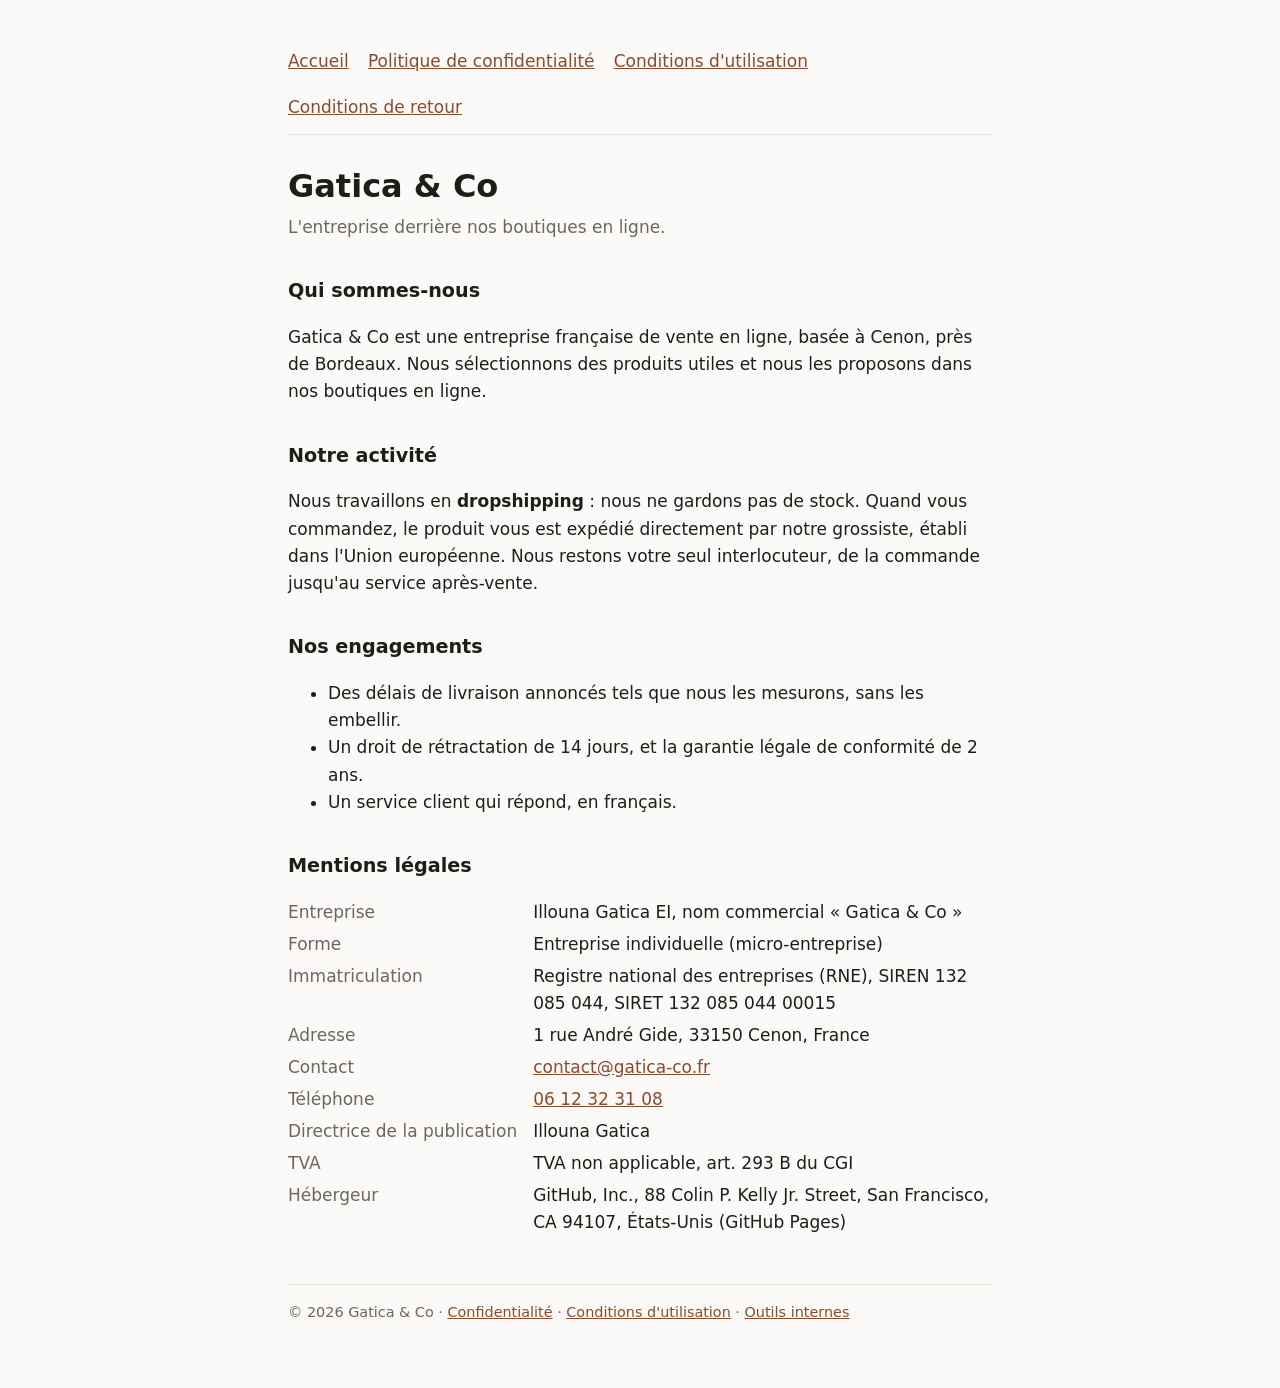
<file: index.html>
<!doctype html>
<html lang="fr">
<head>
<meta charset="utf-8">
<meta name="viewport" content="width=device-width, initial-scale=1">
<title>Gatica &amp; Co</title>
<meta name="description" content="Gatica &amp; Co, l'entreprise derrière nos boutiques en ligne.">
<link rel="stylesheet" href="style.css">
</head>
<body>
<main>
<nav><a href="index.html">Accueil</a><a href="confidentialite.html">Politique de confidentialité</a><a href="conditions.html">Conditions d'utilisation</a><a href="retours.html">Conditions de retour</a></nav>

<h1>Gatica &amp; Co</h1>
<p class="sous-titre">L'entreprise derrière nos boutiques en ligne.</p>

<h2>Qui sommes-nous</h2>
<p>Gatica &amp; Co est une entreprise française de vente en ligne, basée à Cenon, près de Bordeaux. Nous sélectionnons des produits utiles et nous les proposons dans nos boutiques en ligne.</p>

<h2>Notre activité</h2>
<p>Nous travaillons en <strong>dropshipping</strong> : nous ne gardons pas de stock. Quand vous commandez, le produit vous est expédié directement par notre grossiste, établi dans l'Union européenne. Nous restons votre seul interlocuteur, de la commande jusqu'au service après-vente.</p>

<h2>Nos engagements</h2>
<ul>
  <li>Des délais de livraison annoncés tels que nous les mesurons, sans les embellir.</li>
  <li>Un droit de rétractation de 14 jours, et la garantie légale de conformité de 2 ans.</li>
  <li>Un service client qui répond, en français.</li>
</ul>

<h2>Mentions légales</h2>
<dl>
  <dt>Entreprise</dt><dd>Illouna Gatica EI, nom commercial « Gatica &amp; Co »</dd>
  <dt>Forme</dt><dd>Entreprise individuelle (micro-entreprise)</dd>
  <dt>Immatriculation</dt><dd>Registre national des entreprises (RNE), SIREN 132 085 044, SIRET 132 085 044 00015</dd>
  <dt>Adresse</dt><dd>1 rue André Gide, 33150 Cenon, France</dd>
  <dt>Contact</dt><dd><a href="mailto:contact@gatica-co.fr">contact@gatica-co.fr</a></dd>
  <dt>Téléphone</dt><dd><a href="tel:+33612323108">06 12 32 31 08</a></dd>
  <dt>Directrice de la publication</dt><dd>Illouna Gatica</dd>
  <dt>TVA</dt><dd>TVA non applicable, art. 293 B du CGI</dd>
  <dt>Hébergeur</dt><dd>GitHub, Inc., 88 Colin P. Kelly Jr. Street, San Francisco, CA 94107, États-Unis (GitHub Pages)</dd>
</dl>

<footer>© 2026 Gatica &amp; Co · <a href="confidentialite.html">Confidentialité</a> · <a href="conditions.html">Conditions d'utilisation</a> · <a href="outils.html">Outils internes</a></footer>
</main>
</body>
</html>
</file>
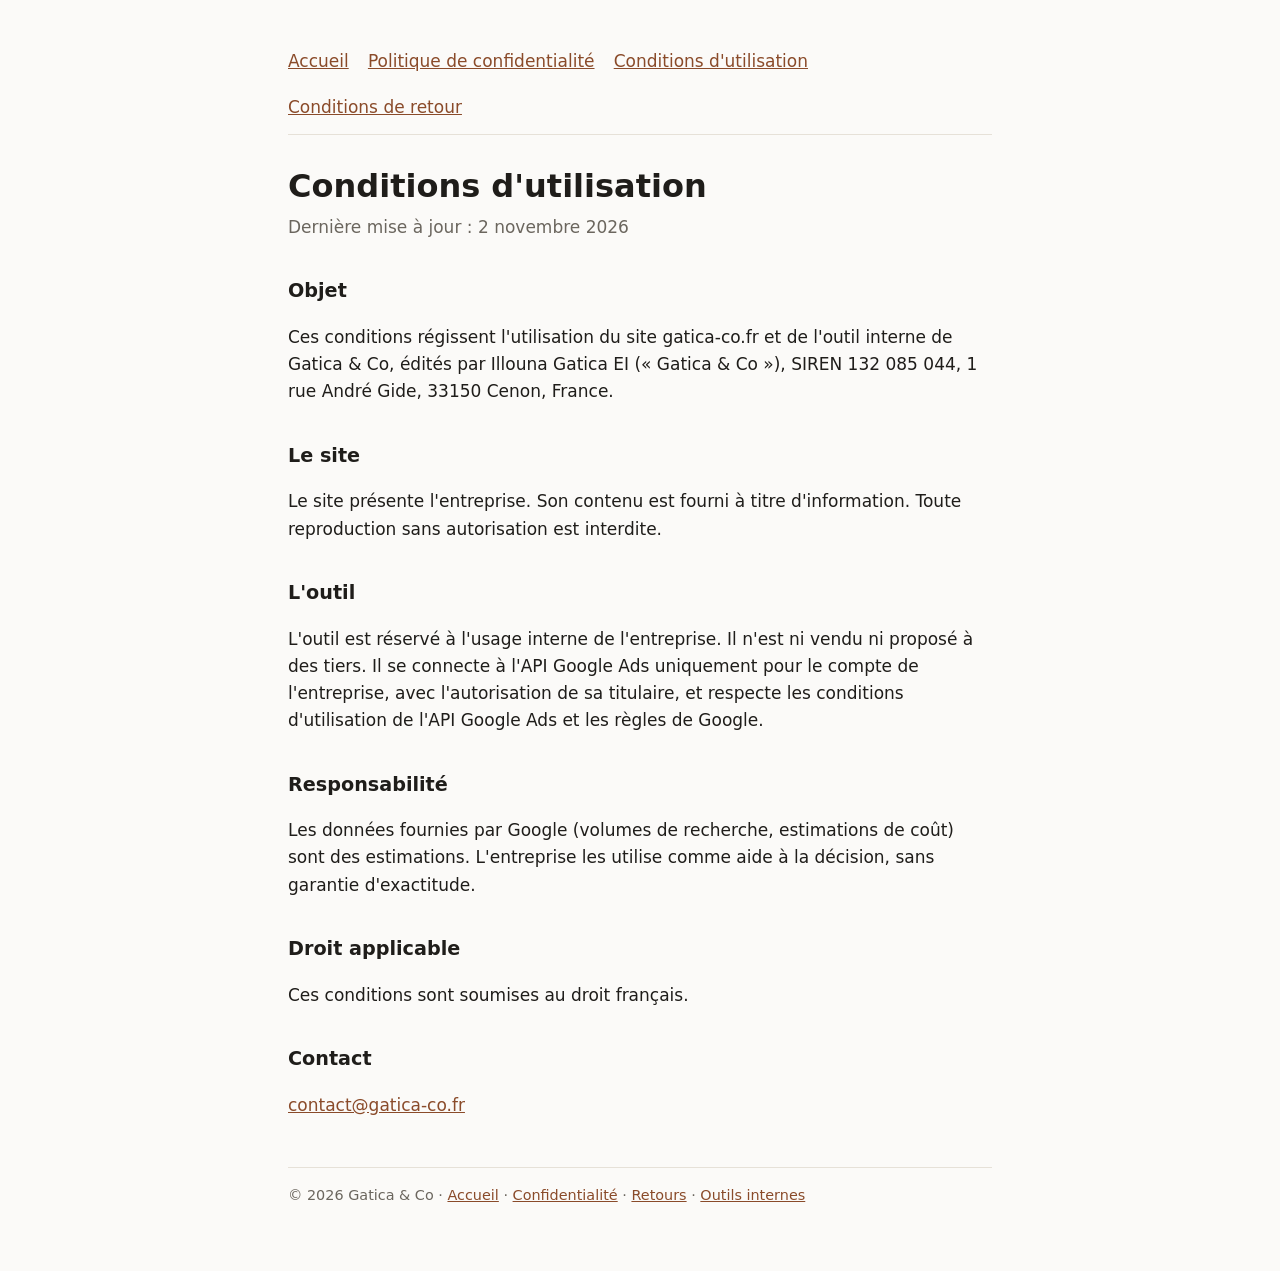
<file: conditions.html>
<!doctype html>
<html lang="fr">
<head>
<meta charset="utf-8">
<meta name="viewport" content="width=device-width, initial-scale=1">
<title>Conditions d'utilisation – Gatica &amp; Co</title>
<link rel="stylesheet" href="style.css">
</head>
<body>
<main>
<nav><a href="index.html">Accueil</a><a href="confidentialite.html">Politique de confidentialité</a><a href="conditions.html">Conditions d'utilisation</a><a href="retours.html">Conditions de retour</a></nav>

<h1>Conditions d'utilisation</h1>
<p class="sous-titre">Dernière mise à jour : 2 novembre 2026</p>

<h2>Objet</h2>
<p>Ces conditions régissent l'utilisation du site gatica-co.fr et de l'outil interne de Gatica &amp; Co, édités par Illouna Gatica EI (« Gatica &amp; Co »), SIREN 132 085 044, 1 rue André Gide, 33150 Cenon, France.</p>

<h2>Le site</h2>
<p>Le site présente l'entreprise. Son contenu est fourni à titre d'information. Toute reproduction sans autorisation est interdite.</p>

<h2>L'outil</h2>
<p>L'outil est réservé à l'usage interne de l'entreprise. Il n'est ni vendu ni proposé à des tiers. Il se connecte à l'API Google Ads uniquement pour le compte de l'entreprise, avec l'autorisation de sa titulaire, et respecte les conditions d'utilisation de l'API Google Ads et les règles de Google.</p>

<h2>Responsabilité</h2>
<p>Les données fournies par Google (volumes de recherche, estimations de coût) sont des estimations. L'entreprise les utilise comme aide à la décision, sans garantie d'exactitude.</p>

<h2>Droit applicable</h2>
<p>Ces conditions sont soumises au droit français.</p>

<h2>Contact</h2>
<p><a href="mailto:contact@gatica-co.fr">contact@gatica-co.fr</a></p>

<footer>© 2026 Gatica &amp; Co · <a href="index.html">Accueil</a> · <a href="confidentialite.html">Confidentialité</a> · <a href="retours.html">Retours</a> · <a href="outils.html">Outils internes</a></footer>
</main>
</body>
</html>
</file>
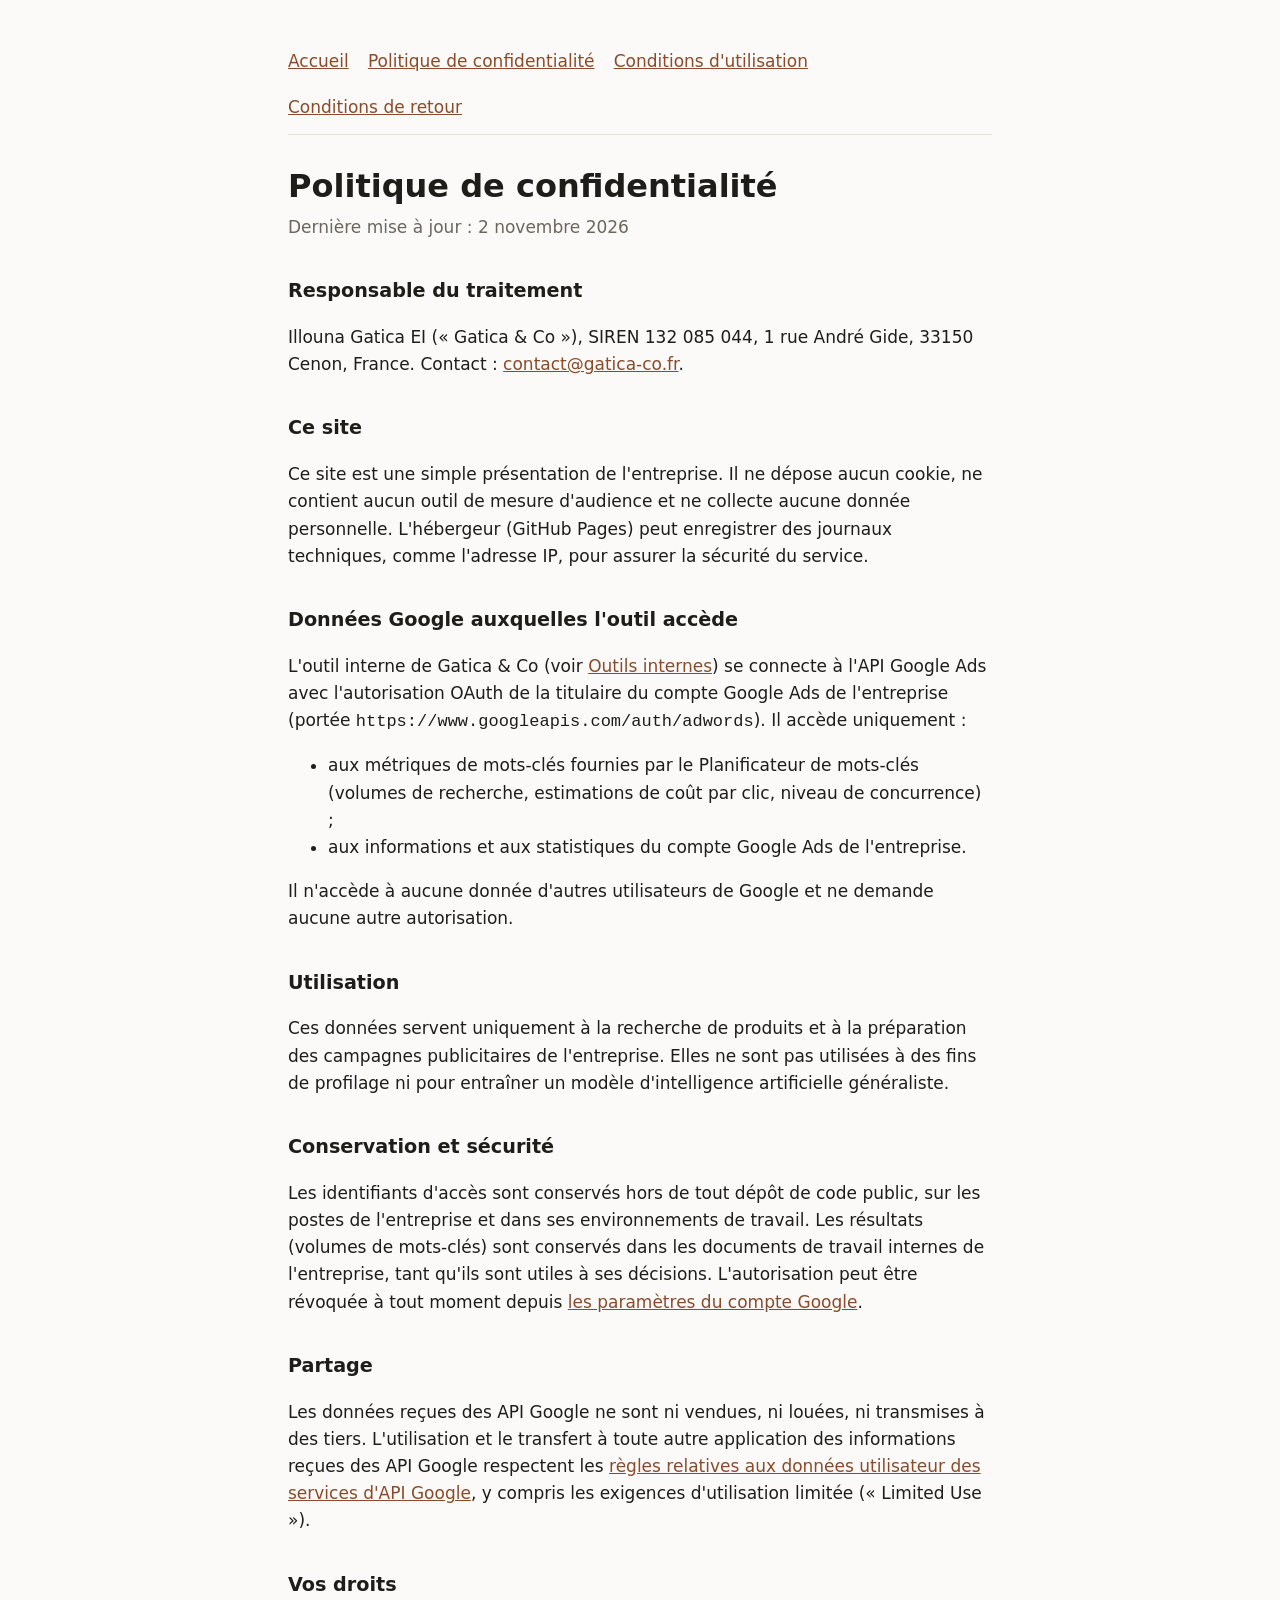
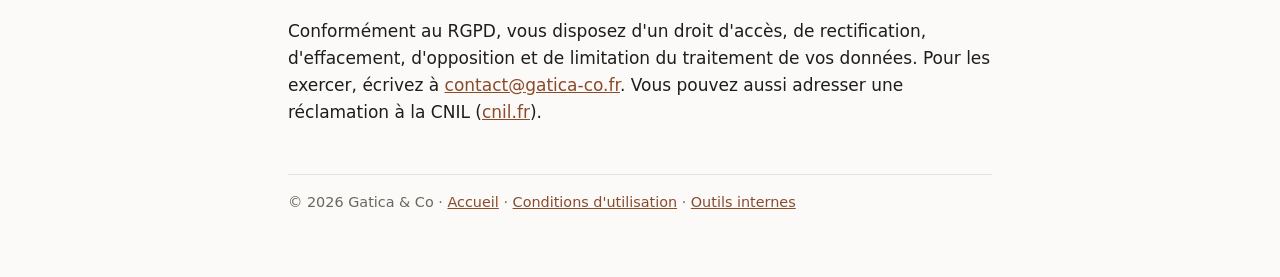
<file: confidentialite.html>
<!doctype html>
<html lang="fr">
<head>
<meta charset="utf-8">
<meta name="viewport" content="width=device-width, initial-scale=1">
<title>Politique de confidentialité – Gatica &amp; Co</title>
<link rel="stylesheet" href="style.css">
</head>
<body>
<main>
<nav><a href="index.html">Accueil</a><a href="confidentialite.html">Politique de confidentialité</a><a href="conditions.html">Conditions d'utilisation</a><a href="retours.html">Conditions de retour</a></nav>

<h1>Politique de confidentialité</h1>
<p class="sous-titre">Dernière mise à jour : 2 novembre 2026</p>

<h2>Responsable du traitement</h2>
<p>Illouna Gatica EI (« Gatica &amp; Co »), SIREN 132 085 044, 1 rue André Gide, 33150 Cenon, France. Contact : <a href="mailto:contact@gatica-co.fr">contact@gatica-co.fr</a>.</p>

<h2>Ce site</h2>
<p>Ce site est une simple présentation de l'entreprise. Il ne dépose aucun cookie, ne contient aucun outil de mesure d'audience et ne collecte aucune donnée personnelle. L'hébergeur (GitHub Pages) peut enregistrer des journaux techniques, comme l'adresse IP, pour assurer la sécurité du service.</p>

<h2>Données Google auxquelles l'outil accède</h2>
<p>L'outil interne de Gatica &amp; Co (voir <a href="outils.html">Outils internes</a>) se connecte à l'API Google Ads avec l'autorisation OAuth de la titulaire du compte Google Ads de l'entreprise (portée <code>https://www.googleapis.com/auth/adwords</code>). Il accède uniquement :</p>
<ul>
  <li>aux métriques de mots-clés fournies par le Planificateur de mots-clés (volumes de recherche, estimations de coût par clic, niveau de concurrence) ;</li>
  <li>aux informations et aux statistiques du compte Google Ads de l'entreprise.</li>
</ul>
<p>Il n'accède à aucune donnée d'autres utilisateurs de Google et ne demande aucune autre autorisation.</p>

<h2>Utilisation</h2>
<p>Ces données servent uniquement à la recherche de produits et à la préparation des campagnes publicitaires de l'entreprise. Elles ne sont pas utilisées à des fins de profilage ni pour entraîner un modèle d'intelligence artificielle généraliste.</p>

<h2>Conservation et sécurité</h2>
<p>Les identifiants d'accès sont conservés hors de tout dépôt de code public, sur les postes de l'entreprise et dans ses environnements de travail. Les résultats (volumes de mots-clés) sont conservés dans les documents de travail internes de l'entreprise, tant qu'ils sont utiles à ses décisions. L'autorisation peut être révoquée à tout moment depuis <a href="https://myaccount.google.com/permissions">les paramètres du compte Google</a>.</p>

<h2>Partage</h2>
<p>Les données reçues des API Google ne sont ni vendues, ni louées, ni transmises à des tiers. L'utilisation et le transfert à toute autre application des informations reçues des API Google respectent les <a href="https://developers.google.com/terms/api-services-user-data-policy">règles relatives aux données utilisateur des services d'API Google</a>, y compris les exigences d'utilisation limitée (« Limited Use »).</p>

<h2>Vos droits</h2>
<p>Conformément au RGPD, vous disposez d'un droit d'accès, de rectification, d'effacement, d'opposition et de limitation du traitement de vos données. Pour les exercer, écrivez à <a href="mailto:contact@gatica-co.fr">contact@gatica-co.fr</a>. Vous pouvez aussi adresser une réclamation à la CNIL (<a href="https://www.cnil.fr">cnil.fr</a>).</p>

<footer>© 2026 Gatica &amp; Co · <a href="index.html">Accueil</a> · <a href="conditions.html">Conditions d'utilisation</a> · <a href="outils.html">Outils internes</a></footer>
</main>
</body>
</html>
</file>
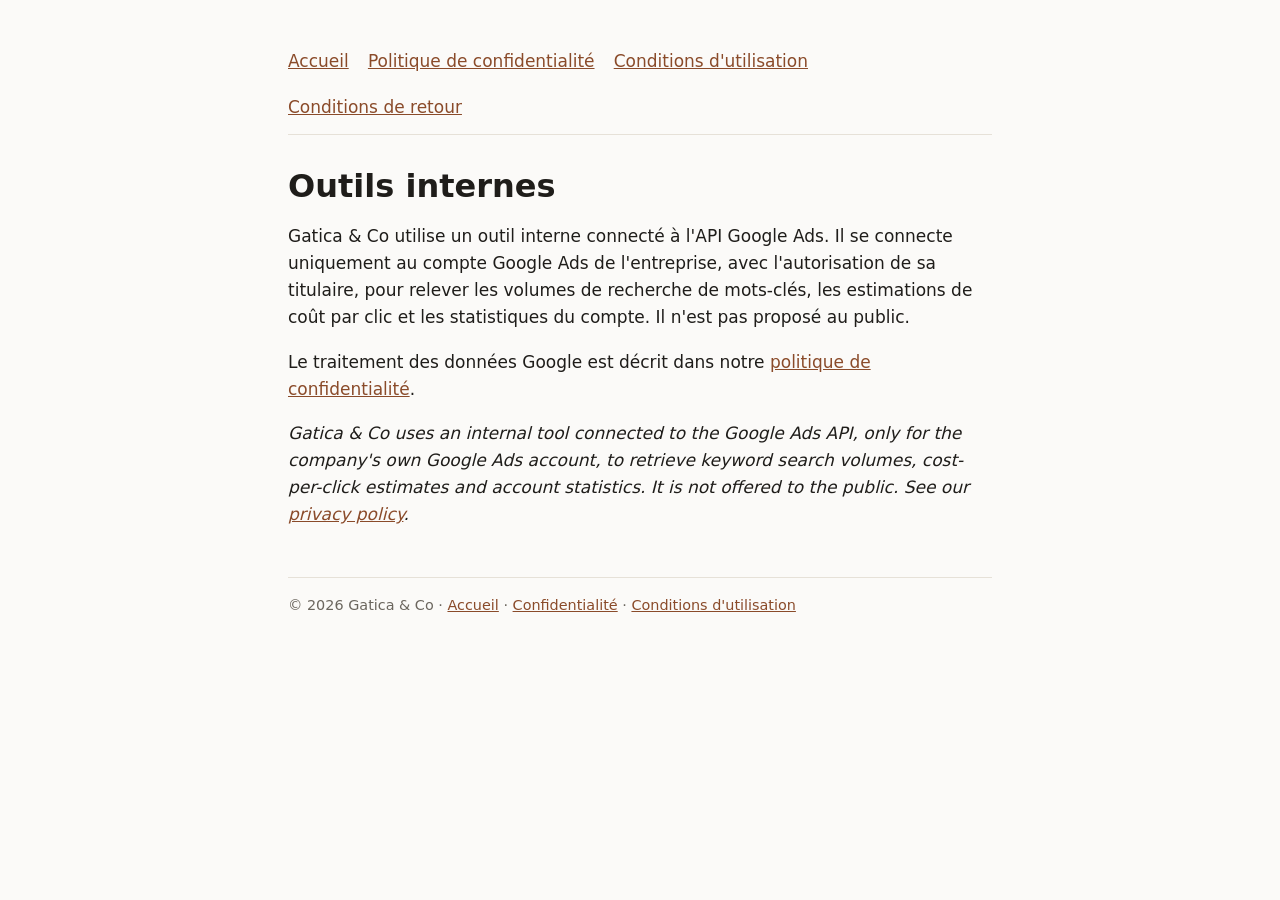
<file: outils.html>
<!doctype html>
<html lang="fr">
<head>
<meta charset="utf-8">
<meta name="viewport" content="width=device-width, initial-scale=1">
<title>Outils internes – Gatica &amp; Co</title>
<link rel="stylesheet" href="style.css">
</head>
<body>
<main>
<nav><a href="index.html">Accueil</a><a href="confidentialite.html">Politique de confidentialité</a><a href="conditions.html">Conditions d'utilisation</a><a href="retours.html">Conditions de retour</a></nav>

<h1>Outils internes</h1>
<p>Gatica &amp; Co utilise un outil interne connecté à l'API Google Ads. Il se connecte uniquement au compte Google Ads de l'entreprise, avec l'autorisation de sa titulaire, pour relever les volumes de recherche de mots-clés, les estimations de coût par clic et les statistiques du compte. Il n'est pas proposé au public.</p>
<p>Le traitement des données Google est décrit dans notre <a href="confidentialite.html">politique de confidentialité</a>.</p>
<p lang="en"><em>Gatica &amp; Co uses an internal tool connected to the Google Ads API, only for the company's own Google Ads account, to retrieve keyword search volumes, cost-per-click estimates and account statistics. It is not offered to the public. See our <a href="confidentialite.html">privacy policy</a>.</em></p>

<footer>© 2026 Gatica &amp; Co · <a href="index.html">Accueil</a> · <a href="confidentialite.html">Confidentialité</a> · <a href="conditions.html">Conditions d'utilisation</a></footer>
</main>
</body>
</html>
</file>
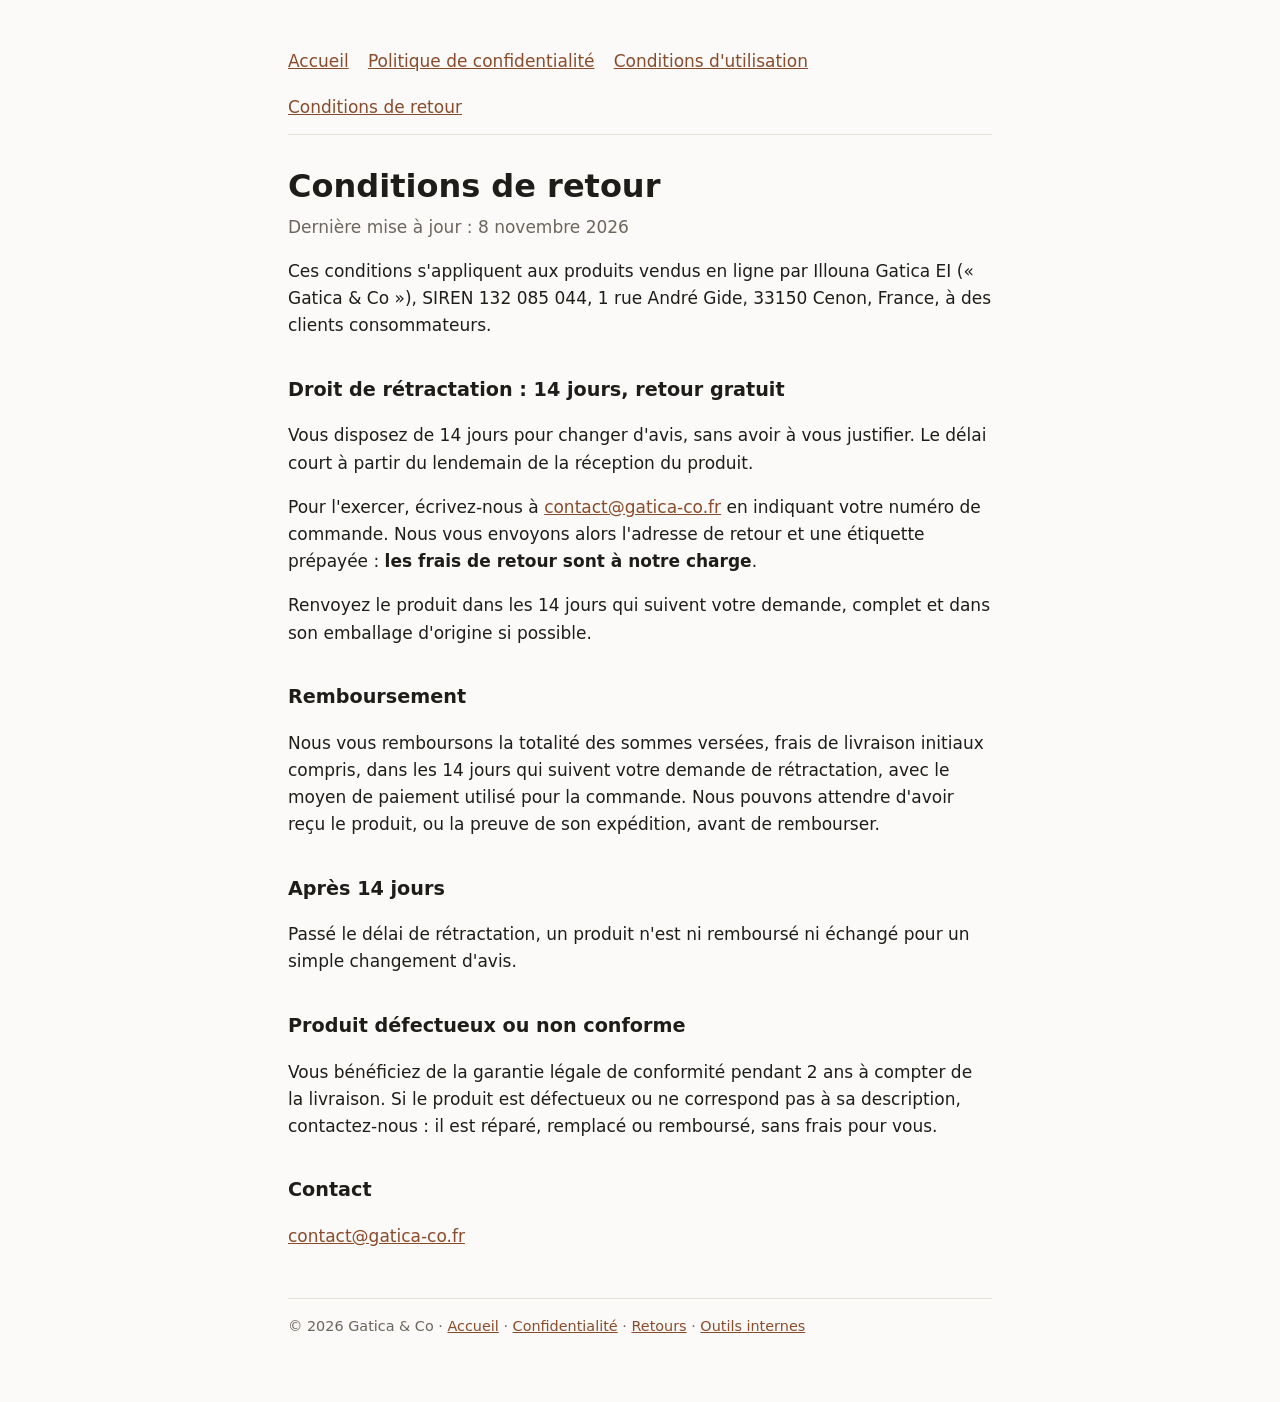
<file: retours.html>
<!doctype html>
<html lang="fr">
<head>
<meta charset="utf-8">
<meta name="viewport" content="width=device-width, initial-scale=1">
<title>Conditions de retour – Gatica &amp; Co</title>
<link rel="stylesheet" href="style.css">
</head>
<body>
<main>
<nav><a href="index.html">Accueil</a><a href="confidentialite.html">Politique de confidentialité</a><a href="conditions.html">Conditions d'utilisation</a><a href="retours.html">Conditions de retour</a></nav>

<h1>Conditions de retour</h1>
<p class="sous-titre">Dernière mise à jour : 8 novembre 2026</p>

<p>Ces conditions s'appliquent aux produits vendus en ligne par Illouna Gatica EI (« Gatica &amp; Co »), SIREN 132 085 044, 1 rue André Gide, 33150 Cenon, France, à des clients consommateurs.</p>

<h2>Droit de rétractation : 14 jours, retour gratuit</h2>
<p>Vous disposez de 14 jours pour changer d'avis, sans avoir à vous justifier. Le délai court à partir du lendemain de la réception du produit.</p>
<p>Pour l'exercer, écrivez-nous à <a href="mailto:contact@gatica-co.fr">contact@gatica-co.fr</a> en indiquant votre numéro de commande. Nous vous envoyons alors l'adresse de retour et une étiquette prépayée : <strong>les frais de retour sont à notre charge</strong>.</p>
<p>Renvoyez le produit dans les 14 jours qui suivent votre demande, complet et dans son emballage d'origine si possible.</p>

<h2>Remboursement</h2>
<p>Nous vous remboursons la totalité des sommes versées, frais de livraison initiaux compris, dans les 14 jours qui suivent votre demande de rétractation, avec le moyen de paiement utilisé pour la commande. Nous pouvons attendre d'avoir reçu le produit, ou la preuve de son expédition, avant de rembourser.</p>

<h2>Après 14 jours</h2>
<p>Passé le délai de rétractation, un produit n'est ni remboursé ni échangé pour un simple changement d'avis.</p>

<h2>Produit défectueux ou non conforme</h2>
<p>Vous bénéficiez de la garantie légale de conformité pendant 2 ans à compter de la livraison. Si le produit est défectueux ou ne correspond pas à sa description, contactez-nous : il est réparé, remplacé ou remboursé, sans frais pour vous.</p>

<h2>Contact</h2>
<p><a href="mailto:contact@gatica-co.fr">contact@gatica-co.fr</a></p>

<footer>© 2026 Gatica &amp; Co · <a href="index.html">Accueil</a> · <a href="confidentialite.html">Confidentialité</a> · <a href="retours.html">Retours</a> · <a href="outils.html">Outils internes</a></footer>
</main>
</body>
</html>
</file>
<file: style.css>
:root { --fond: #fbfaf8; --texte: #1f1d1a; --doux: #6b665e; --accent: #8a4b2a; --ligne: #e6e1d8; }
@media (prefers-color-scheme: dark) { :root { --fond: #171513; --texte: #ece8e1; --doux: #a59e93; --accent: #e0a07c; --ligne: #2e2a26; } }
* { box-sizing: border-box; }
body { margin: 0; background: var(--fond); color: var(--texte); font: 17px/1.6 system-ui, -apple-system, "Segoe UI", sans-serif; }
main { max-width: 46rem; margin: 0 auto; padding: 3rem 1rem 4rem; }
h1 { font-size: 2rem; line-height: 1.2; margin: 0 0 .5rem; }
h2 { font-size: 1.2rem; margin: 2.2rem 0 .6rem; }
p, li { color: var(--texte); }
.sous-titre { color: var(--doux); margin-top: 0; }
a { color: var(--accent); }
nav { display: flex; gap: 1.2rem; flex-wrap: wrap; border-bottom: 1px solid var(--ligne); padding-bottom: .8rem; margin-bottom: 2rem; }
dl { display: grid; grid-template-columns: max-content 1fr; gap: .3rem 1rem; }
dt { color: var(--doux); }
dd { margin: 0; }
footer { color: var(--doux); font-size: .9rem; border-top: 1px solid var(--ligne); margin-top: 3rem; padding-top: 1rem; }
@media (max-width: 30rem) { dl { grid-template-columns: 1fr; } dd { margin-bottom: .6rem; } }
</file>
